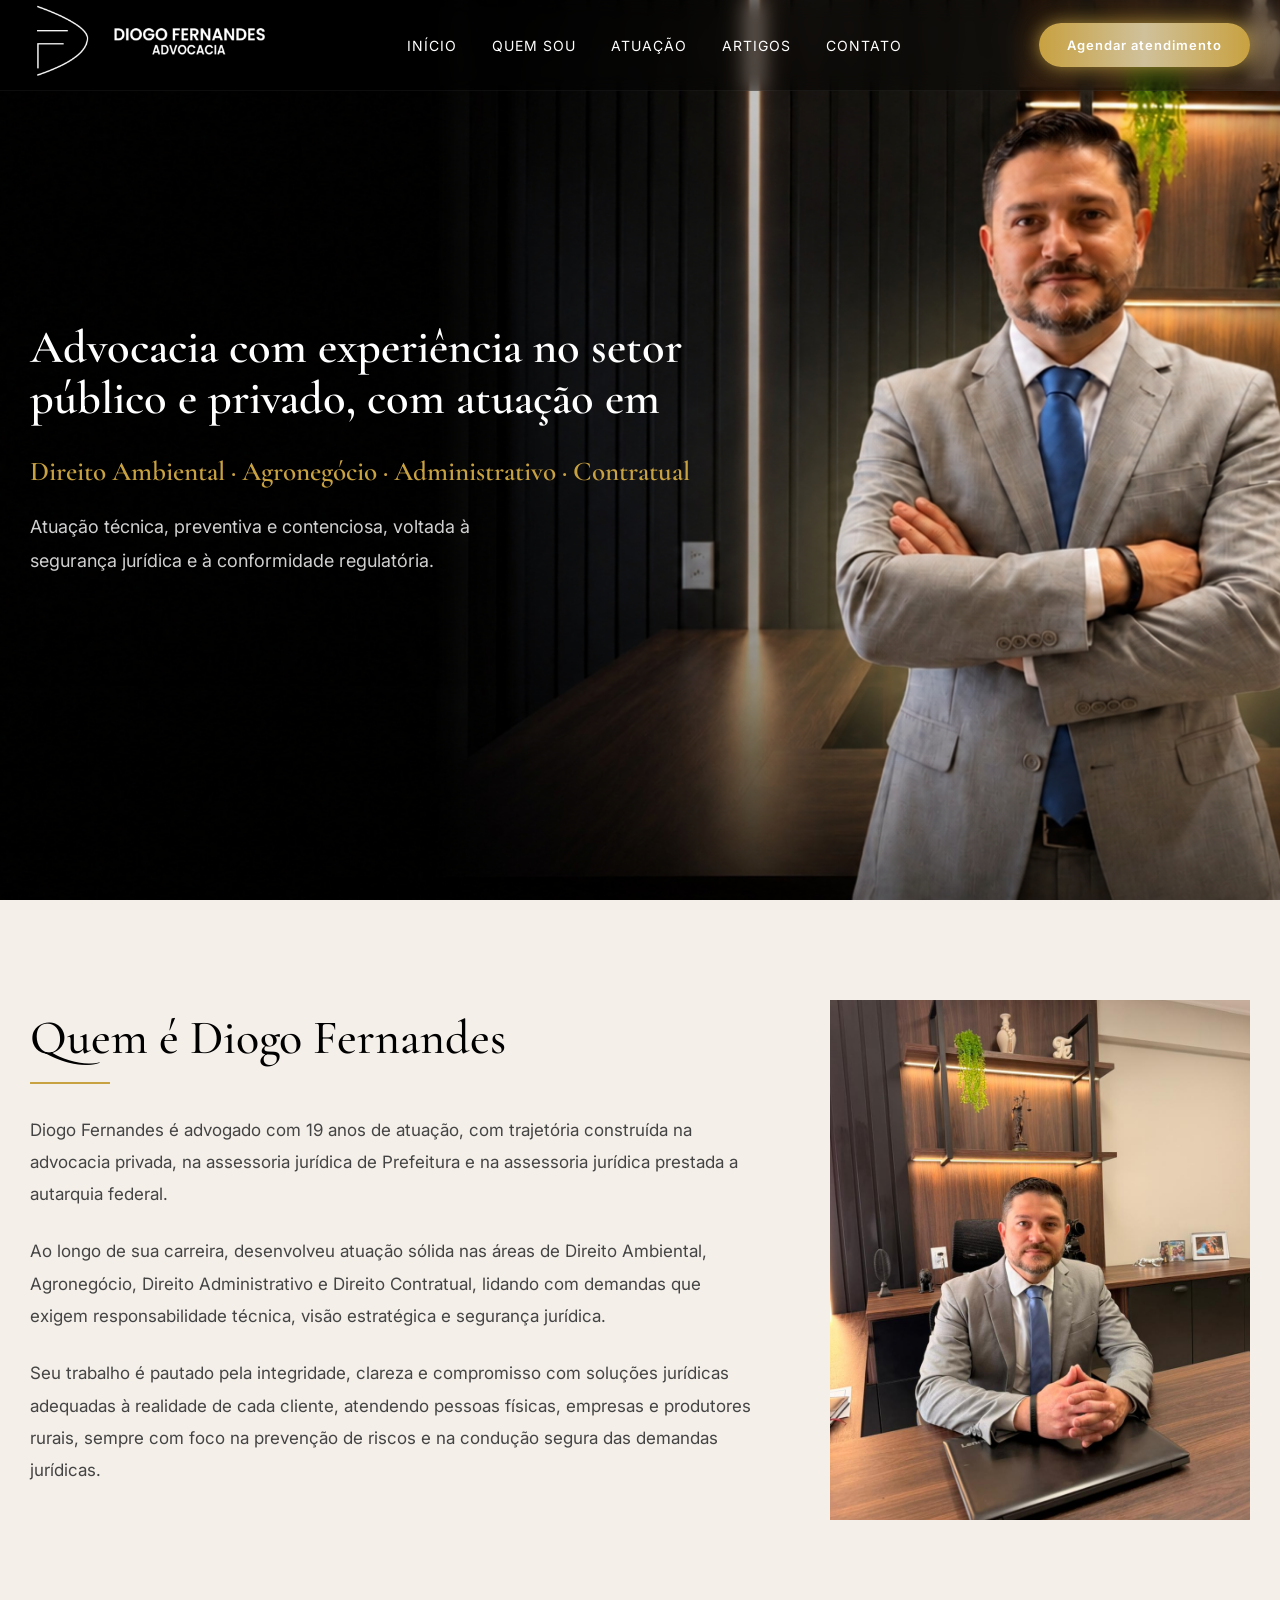
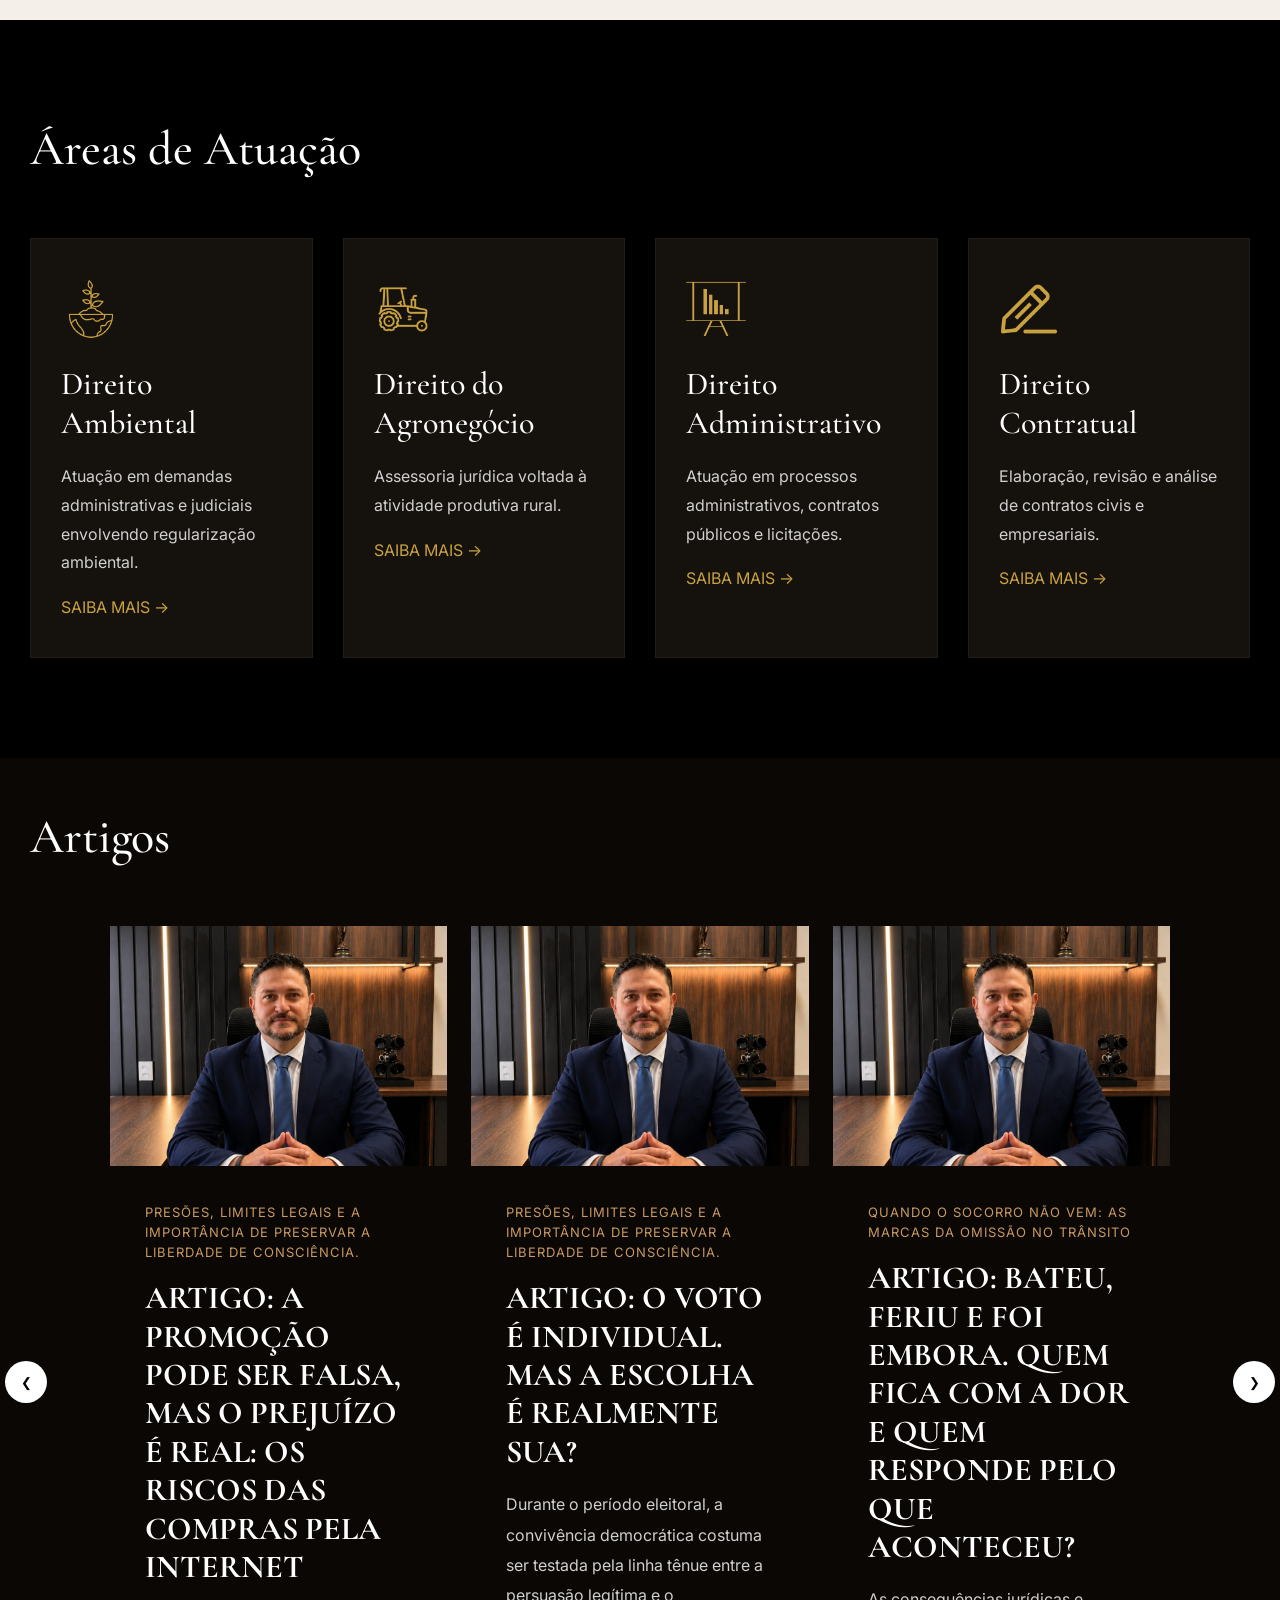
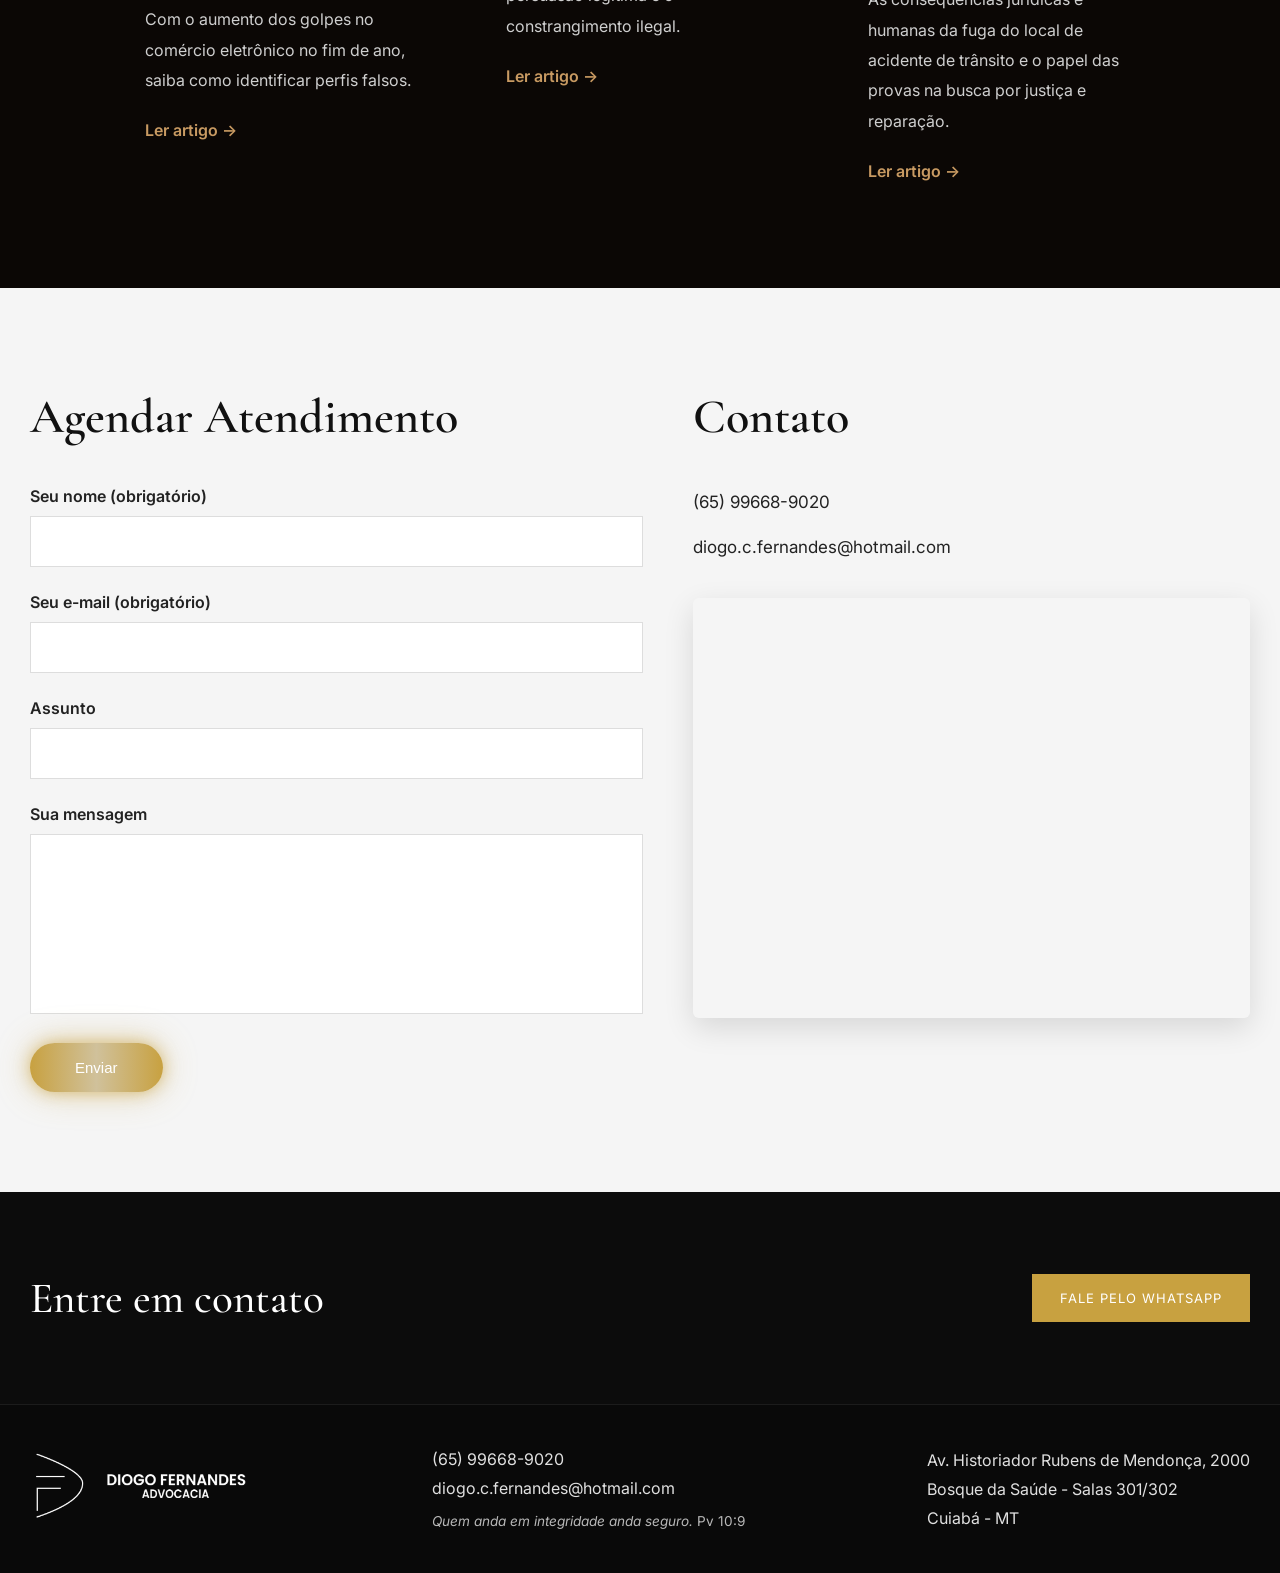
<file: index.html>
<!DOCTYPE html>
<html lang="pt-BR">
<head>
  <meta charset="UTF-8" />
  <meta name="viewport" content="width=device-width, initial-scale=1.0"/>
  <title>Advogado Diogo Fernandes</title>

  <!-- FONTES -->
  <link rel="preconnect" href="https://fonts.googleapis.com">
  <link rel="preconnect" href="https://fonts.gstatic.com" crossorigin>

  <link href="https://fonts.googleapis.com/css2?family=Cormorant+Garamond:wght@400;500;600;700&family=Inter:wght@300;400;500;600&display=swap" rel="stylesheet">
  <!-- CSS -->
  <link rel="stylesheet" href="style.css">

</head>
<body>


  <header>

    <div class="container header-content">

      
      <div class="logo">
        <img src="img/logonv.png" alt="">
      </div>

      <!-- MENU DESKTOP -->
      <nav class="desktop-menu">
        <a href="#hero">INÍCIO</a>
        <a href="#sobre">QUEM SOU</a>
        <a href="#areas">ATUAÇÃO</a>
        <a href="#artigos">ARTIGOS</a>
        <a href="#contato">CONTATO</a>
      </nav>

      <!-- BOTÃO -->
      <a href="https://wa.me/556596689020" class="btn-header">
        Agendar atendimento 
      </a>

      <!-- HAMBURGUER -->
      <div class="menu-toggle" id="menuToggle">

        <span></span>
        <span></span>
        <span></span>

      </div>

    </div>

    <!-- MENU MOBILE -->

    <div class="mobile-menu" id="mobileMenu">
      <a href="#hero">INÍCIO</a>
      <a href="#sobre">QUEM SOU</a>
      <a href="#areas">ATUAÇÃO</a>
      <a href="#artigos">ARTIGOS</a>
      <a href="#contato">CONTATO</a>

      <a href="https://wa.me/556596689020" class="mobile-btn">
        Agendar Atendimento
      </a>

    </div>

  </header>

  <!-- HERO -->

  <section class="hero"  id="hero">

    <div class="hero-overlay"></div>

    <div class="container hero-content">

      <div class="hero-text">

        <h1>
          Advocacia com experiência no setor público e privado,
          com atuação em
        </h1>

        <h6>
          Direito Ambiental · Agronegócio · Administrativo · Contratual
        </h6>

        <p>
          Atuação técnica, preventiva e contenciosa,
          voltada à segurança jurídica e à conformidade regulatória.
        </p>

      </div>

    </div>

  </section>

  <!-- SOBRE -->

  <section class="sobre"  id="sobre">

    <div class="container sobre-content">

      <div class="sobre-text">

        <h2>Quem é Diogo Fernandes</h2>

        <div class="line"></div>

         <p>
          Diogo Fernandes é advogado com 19 anos de atuação, com trajetória construída na advocacia privada, na assessoria jurídica de Prefeitura e na assessoria jurídica prestada a autarquia federal.
        </p>

        <p>
          Ao longo de sua carreira, desenvolveu atuação sólida nas áreas de Direito Ambiental, Agronegócio, Direito Administrativo e Direito Contratual, lidando com demandas que exigem responsabilidade técnica, visão estratégica e segurança jurídica.
        </p>

        <p>
          Seu trabalho é pautado pela integridade, clareza e compromisso com soluções jurídicas adequadas à realidade de cada cliente, atendendo pessoas físicas, empresas e produtores rurais, sempre com foco na prevenção de riscos e na condução segura das demandas jurídicas.
        </p>

      </div>

      <div class="sobre-img">
        <img src="img/foto.jpg">
      </div>

    </div>

  </section>

<!-- ÁREAS -->

  <section class="areas"  id="areas">

    <div class="container">

      <h2 class="section-title">
        Áreas de Atuação
      </h2>

      <div class="cards">

        <div class="card">

          <div class="icon">
             <img src="img/icon-icons (3).png" alt="">
             </div>

          <h3>Direito Ambiental</h3>

          <p>
            Atuação em demandas administrativas
            e judiciais envolvendo regularização ambiental.
          </p>

          <a href="direitoambiental.html">SAIBA MAIS →</a>

        </div>

        <div class="card">

                   <div class="icon">
 <img src="img/icon-icons (2).png" alt="">

             </div>

          <h3>Direito do Agronegócio</h3>

          <p>
            Assessoria jurídica voltada
            à atividade produtiva rural.
          </p>

          <a href="direitodoagronegócio.html">SAIBA MAIS →</a>

        </div>

        <div class="card">

          <div class="icon">   
 <img src="img/icon-icons (4).png" alt="">
             </div>

          <h3>Direito Administrativo</h3>

          <p>
            Atuação em processos administrativos,
            contratos públicos e licitações.
          </p>

          <a href="direitoadministrativo.html">SAIBA MAIS →</a>

        </div>

        <div class="card">

          <div class="icon">
 <img src="img/icon-icons (5).png" alt="">

             </div>

          <h3>Direito Contratual</h3>

          <p>
            Elaboração, revisão e análise
            de contratos civis e empresariais.
          </p>

         <a href="direitocontratual.html">SAIBA MAIS →</a>

        </div>

      </div>

    </div>

  </section>
  
  
 <!-- ARTIGOS -->
<section class="artigos" id="artigos">

  <div class="container">

    <h2 class="section-title">
      Artigos
    </h2>

    <div class="artigos-wrapper">
   <button class="artigo-prev">❮</button>
  <div class="cards-artigos">
    <!-- CARD 13 -->

      <div class="artigo-card">

        <div class="artigo-img">
          <img src="img/artigo5515.jpeg" alt="">
        </div>

        <div class="artigo-content">

          <span>Presões, limites legais e a importância de preservar a liberdade de consciência.</span>

          <h3>
            ARTIGO: A PROMOÇÃO PODE SER FALSA, MAS O PREJUÍZO É REAL: OS RISCOS DAS COMPRAS PELA INTERNET
          </h3>

          <p>
           Com o aumento dos golpes no comércio eletrônico no fim de ano, saiba como identificar perfis falsos.
          </p>

          <a href="https://mturgentenews.com.br/a-promocao-pode-ser-falsa-mas-o-prejuizo-e-real-os-riscos-das-compras-pela-internet/">
            Ler artigo →
          </a>

        </div>

      </div>
    <!-- CARD 12 -->

      <div class="artigo-card">

        <div class="artigo-img">
          <img src="img/artigo5515.jpeg" alt="">
        </div>

        <div class="artigo-content">

          <span>Presões, limites legais e a importância de preservar a liberdade de consciência.</span>

          <h3>
            ARTIGO: O VOTO É INDIVIDUAL. MAS A ESCOLHA É REALMENTE SUA?
          </h3>

          <p>
           Durante o período eleitoral, a convivência democrática costuma ser testada pela linha tênue entre a persuasão legítima e o constrangimento ilegal.
          </p>

          <a href="https://mturgentenews.com.br/o-voto-e-individual-mas-a-escolha-e-realmente-sua/">
            Ler artigo →
          </a>

        </div>

      </div>
    <!-- CARD 11 -->

      <div class="artigo-card">

        <div class="artigo-img">
          <img src="img/artigo5515.jpeg" alt="">
        </div>

        <div class="artigo-content">

          <span>Quando o socorro não vem: as marcas da omissão no trânsito</span>

          <h3>
            ARTIGO: BATEU, FERIU E FOI EMBORA. QUEM FICA COM A DOR E QUEM RESPONDE PELO QUE ACONTECEU?
          </h3>

          <p>
           As consequências jurídicas e humanas da fuga do local de acidente de trânsito e o papel das provas na busca por justiça e reparação.
          </p>

          <a href="https://mturgentenews.com.br/a-minha-casa-e-meu-espaco-mas-ate-onde-vai-o-meu-direito/">
            Ler artigo →
          </a>

        </div>

      </div>
     <!-- CARD 10 -->

      <div class="artigo-card">

        <div class="artigo-img">
          <img src="img/artigo54.jpeg" alt="">
        </div>

        <div class="artigo-content">

          <span>Uso Não Autorizado de Imagem: Conheça Seus Direitos e os Limites da Lei</span>

          <h3>
            ARTIGO: TIRARAM UMA FOTO MINHA. PODEM PUBLICAR SEM MINHA AUTORIZAÇÃO?
          </h3>

          <p>
          Saiba em quais situações a publicação da sua foto fere a legislação, como agir diante de uma exposição indevida e a importância da prevenção nas redes sociais.
          </p>

          <a href="https://mturgentenews.com.br/a-minha-casa-e-meu-espaco-mas-ate-onde-vai-o-meu-direito/">
            Ler artigo →
          </a>

        </div>

      </div>
     <!-- CARD 9 -->

      <div class="artigo-card">

        <div class="artigo-img">
          <img src="img/artigo812.jpeg" alt="">
        </div>

        <div class="artigo-content">

          <span>A Minha Casa é Meu Espaço: Até Onde Vai o Meu Direito??</span>

          <h3>
            ARTIGO: A MINHA CASA É MEU ESPAÇO. MAS ATÉ ONDE VAI O MEU DIREITO?
          </h3>

          <p>
          A liberdade de usar a própria propriedade encontra limites no respeito ao sossego, à saúde e aos direitos de quem vive ao lado.
          </p>

          <a href="https://mturgentenews.com.br/a-minha-casa-e-meu-espaco-mas-ate-onde-vai-o-meu-direito/">
            Ler artigo →
          </a>

        </div>

      </div>
    <!-- CARD 8 -->

      <div class="artigo-card">

        <div class="artigo-img">
          <img src="img/fotoartigo90.jpg" alt="">
        </div>

        <div class="artigo-content">

          <span>Assinei um contrato por impulso e deu problema. E agora?</span>

          <h3>
            ARTIGO: ASSINEI UM CONTRATO SEM LER. AINDA TENHO DIREITOS?
          </h3>

          <p>
           A pressa e a tecnologia facilitam a assinatura de documentos no dia a dia, mas o que fazer quando surge uma cláusula abusiva ou uma cobrança inesperada? Descubra por que a sua assinatura não anula a proteção da lei.
          </p>

          <a href="https://mturgentenews.com.br/assinei-um-contrato-sem-ler-ainda-tenho-direitos/">
            Ler artigo →
          </a>

        </div>

      </div>
     <!-- CARD 7 -->

      <div class="artigo-card">

        <div class="artigo-img">
          <img src="img/artigo99.jpeg" alt="">
        </div>

        <div class="artigo-content">

          <span>Quando a Escola Ignora o Bullying e Pune a Vítima</span>

          <h3>
            ARTIGO: QUANDO A ESCOLA IGNORA O BULLYING E PUNE A VÍTIMA
          </h3>

          <p>
            A omissão institucional diante de humilhações sistemáticas, a inversão de culpa e o papel do Direito na proteção do ambiente escolar.
          </p>

          <a href="https://mturgentenews.com.br/a-inercia-que-fere-quando-a-escola-ignora-o-bullying-e-pune-a-vitima/">
            Ler artigo →
          </a>

        </div>

      </div>
 <!-- CARD 6 -->

      <div class="artigo-card">

        <div class="artigo-img">
          <img src="img/Frame 14.jpg" alt="">
        </div>

        <div class="artigo-content">

          <span>A Bola Para, a Divisão Volta</span>

          <h3>
            ARTIGO: NA COPA, SOMOS UM SÓ. FORA DELA, POR QUE NOS DIVIDIMOS TANTO?
          </h3>

          <p>
            Se somos capazes de nos unir por 90 minutos sob a mesma camisa, por que perdemos a empatia e a paciência assim que o juiz apita o fim do jogo?
          </p>

          <a href="https://mturgentenews.com.br/na-copa-somos-um-so-fora-dela-por-que-nos-dividimos-tanto/">
            Ler artigo →
          </a>

        </div>

      </div>
    <!-- CARD 5 -->

      <div class="artigo-card">

        <div class="artigo-img">
          <img src="img/arquivo55.jpg" alt="">
        </div>

        <div class="artigo-content">

          <span>O Descompasso Entre o Tempo Humano e a Velocidade do Mundo</span>

          <h3>
            ARTIGO: O PASSADO NOS ENSINOU A ESPERAR. O PRESENTE NOS COBRA CORRER
          </h3>

          <p>
            Como a obsessão pela rapidez adoece a sociedade, afasta o Direito dos cidadãos e escancara a urgência de resgatarmos a nossa humanidade.
          </p>

          <a href="https://mturgentenews.com.br/o-passado-nos-ensinou-a-esperar-o-presente-nos-cobra-correr/">
            Ler artigo →
          </a>

        </div>

      </div>
      <!-- CARD 4 -->

      <div class="artigo-card">

        <div class="artigo-img">
          <img src="img/artigo4.jpg" alt="">
        </div>

        <div class="artigo-content">

          <span>O Peso Invisível da Urgência</span>

          <h3>
            ARTIGO: A ANSIEDADE VIROU REGRA E NINGUÉM PERCEBEU
          </h3>

          <p>
            Como o ritmo acelerado das instituições e a burocracia transformaram a ansiedade de problema individual em sintoma coletivo.
          </p>

          <a href="https://mturgentenews.com.br/a-ansiedade-virou-regra-e-ninguem-percebeu/">
            Ler artigo →
          </a>

        </div>

      </div>
      <!-- CARD 3 -->

      <div class="artigo-card">

        <div class="artigo-img">
          <img src="img/artigo3.jpg" alt="">
        </div>

        <div class="artigo-content">

          <span>A Inversão da Culpa no PIX</span>

          <h3>
           ARTIGO:PIX E GOLPES DIGITAIS: POR QUE O PREJUÍZO QUASE SEMPRE CAI NO COLO DO CIDADÃO?
          </h3>

          <p>
            Quando o banco falha em detectar movimentações atípicas, a responsabilidade não pode ser empurrada automaticamente para a vítima. Golpe não é sinônimo de culpa.
          </p>

          <a href="https://mturgentenews.com.br/pix-e-golpes-digitais-por-que-o-prejuizo-quase-sempre-cai-no-colo-do-cidadao/">
            Ler artigo →
          </a>

        </div>

      </div>
      
      <!-- CARD 2 -->

      <div class="artigo-card">

        <div class="artigo-img">
          <img src="img/artigo2.jpg" alt="">
        </div>

        <div class="artigo-content">

          <span>Quando a Norma Afasta a Justiça</span>

          <h3>
            ARTIGO: QUANDO A LEI VIRA OBSTÁCULO, NÃO PROTEÇÃO
          </h3>

          <p>
            Mais do que a falta de regras, o uso da lei como escudo para a omissão transforma processos em barreiras e gera frustração no cidadão.
          </p>

          <a href="https://mturgentenews.com.br/quando-a-lei-vira-obstaculo-nao-protecao/">
            Ler artigo →
          </a>

        </div>

      </div>


      <!-- CARD 1 -->

      <div class="artigo-card">

        <div class="artigo-img">
          <img src="img/artigo1.jpg" alt="">
        </div>

        <div class="artigo-content">

          <span>O Equilíbrio entre a Lei e a Crença</span>

          <h3>
            ARTIGO: O ESTADO É LAICO, MAS O CIDADÃO TEM FÉ
          </h3>

          <p>
            Compreender a verdadeira laicidade é o caminho para proteger a liberdade religiosa sem transformar a neutralidade em intolerância.
          </p>

          <a href="https://mturgentenews.com.br/artigo-o-estado-e-laico-mas-o-cidadao-tem-fe/">
            Ler artigo →
          </a>

        </div>

      </div>
      
  </div>

  <button class="artigo-next">❯</button>

</div>

    </div>

  </div>

</section>

  <!-- CONTATO / FORMULÁRIO -->
<!-- CONTATO / FORMULÁRIO -->

<section class="contact-section" id="contato">

  <div class="container contact-content">

    <!-- FORMULÁRIO -->

    <div class="contact-form">

      <h2>Agendar Atendimento </h2>

      <form id="whatsapp-form">

        <!-- Nome -->

        <div class="input-group">

          <label>Seu nome (obrigatório)</label>

          <input
            type="text"
            id="nome"
            required>

        </div>

        <!-- Email -->

        <div class="input-group">

          <label>Seu e-mail (obrigatório)</label>

          <input
            type="email"
            id="email"
            required>

        </div>

        <!-- Assunto -->

        <div class="input-group">

          <label>Assunto</label>

          <input
            type="text"
            id="assunto">

        </div>

        <!-- Mensagem -->

        <div class="input-group">

          <label>Sua mensagem</label>

          <textarea
            id="mensagem"
            required></textarea>

        </div>

        <!-- BOTÃO -->

        <button type="submit">

          Enviar

        </button>

      </form>

    </div>

    <!-- INFO + MAPA -->

    <div class="contact-info">

      <h2>Contato</h2>

      <div class="contact-details">

        <p>(65) 99668-9020</p>

        <p>diogo.c.fernandes@hotmail.com</p>

      </div>

      <!-- MAPA -->

      <div class="map-container">

        <iframe
          src="https://www.google.com/maps?q=Av.%20Historiador%20Rubens%20de%20Mendonça,%202000%20-%20Bosque%20da%20Saude,%20Cuiabá%20-%20MT,%2078048-425&output=embed"
          allowfullscreen=""
          loading="lazy"
          referrerpolicy="no-referrer-when-downgrade">
        </iframe>

      </div>

    </div>

  </div>

</section>

  <!-- CONTATO -->

  <section class="contato">

    <div class="container contato-content">

      <h2>
        Entre em contato
      </h2>

      <a href="https://wa.me/556596689020" class="btn">
        FALE PELO WHATSAPP
      </a>

    </div>

  </section>


<!-- FOOTER -->
<footer>
  <div class="container footer-content">

    <div class="footer-logo">
      <img src="img/logonv.png" alt="Diogo Fernandes Advocacia">
    </div>

   <div class="footer-info">
  <p>(65) 99668-9020</p>
  <p>diogo.c.fernandes@hotmail.com</p>
  <p class="footer-versiculo"><em>Quem anda em integridade anda seguro.  </em>Pv 10:9</p>
</div>

    <div class="footer-info">
 <p>Av. Historiador Rubens de Mendonça, 2000</p>
  <p>Bosque da Saúde - Salas 301/302</p>
  <p>Cuiabá - MT</p>
</div>

  </div>
</footer>


  <!-- JS -->
  <script src="script.js"></script>

</body>
</html>
</file>
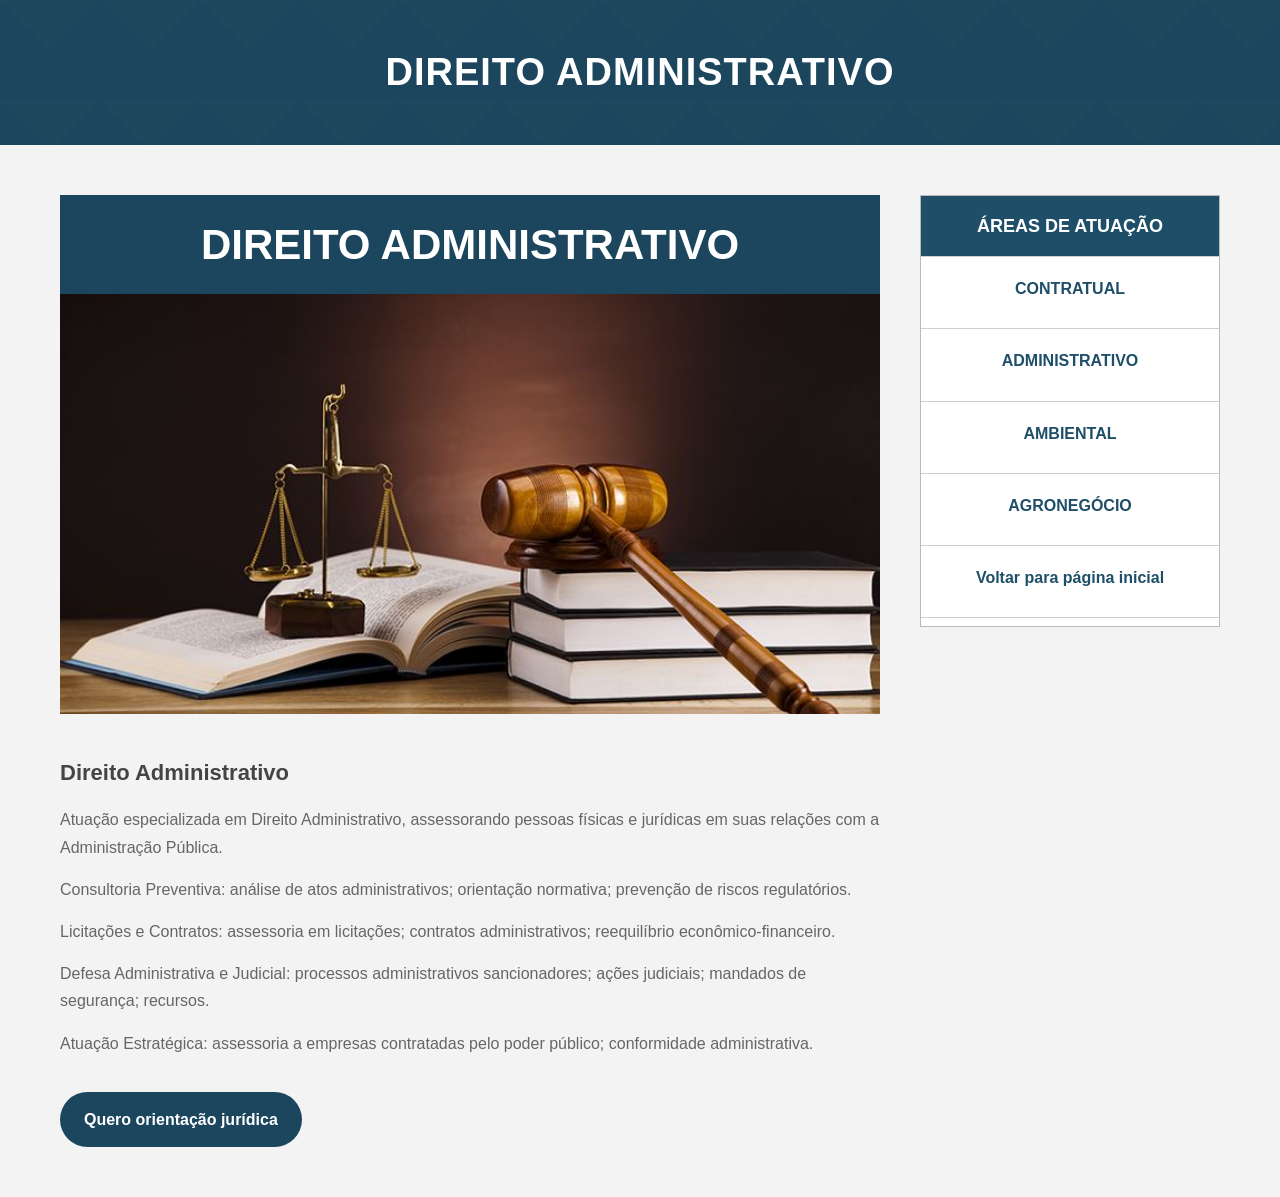
<file: direitoadministrativo.html>
<!DOCTYPE html>
<html lang="pt-BR">
<head>
<meta charset="UTF-8" />
<meta name="viewport" content="width=device-width, initial-scale=1.0" />
<title>Direito Administrativo</title>

<style>
    *{
        margin:0;
        padding:0;
        box-sizing:border-box;
        font-family: Arial, Helvetica, sans-serif;
    }

    body{
        background:#f3f3f3;
        color:#666;
        line-height:1.7;
    }

    /* TOPO */
    .topo{
        width:100%;
        background:rgb(28, 70, 93);
        padding:40px 20px;
        text-align:center;
        color:white;
        position:relative;
        overflow:hidden;
    }

    .topo::before{
        content:'';
        position:absolute;
        inset:0;
        background:
        linear-gradient(135deg, rgba(255,255,255,0.04) 25%, transparent 25%) -50px 0/100px 100px,
        linear-gradient(225deg, rgba(255,255,255,0.04) 25%, transparent 25%) -50px 0/100px 100px;
        opacity:.4;
    }

    .topo h1{
        position:relative;
        z-index:2;
        font-size:38px;
        letter-spacing:1px;
    }

    /* CONTAINER */
    .container{
        width:100%;
        max-width:1200px;
        margin:auto;
        padding:50px 20px;
        display:flex;
        gap:40px;
        align-items:flex-start;
    }

    /* CONTEUDO */
    .conteudo{
        flex:1;
    }

    .titulo-imagem{
        background:rgb(28, 70, 93);
        color:white;
        text-align:center;
        padding:14px;
        font-size:42px;
        font-weight:bold;
    }

    .imagem{
        width:100%;
        height:420px;
        background:#d9d9d9;
        display:flex;
        align-items:center;
        justify-content:center;
        color:#888;
        font-size:22px;
    }

    .imagem img{
        width:100%;
        height:100%;
        object-fit:cover;
        display:block;
    }

    h2{
        margin-top:40px;
        margin-bottom:15px;
        font-size:22px;
        color:#444;
    }

    h3{
        margin-top:25px;
        margin-bottom:10px;
        color:#444;
        font-size:18px;
    }

    p{
        margin-bottom:15px;
    }

    ul{
        padding-left:20px;
        margin-bottom:20px;
    }

    li{
        margin-bottom:8px;
    }

    /* BOTAO */
    .btn-whatsapp{
        display:inline-flex;
        align-items:center;
        gap:10px;
        background:rgb(28, 70, 93);
        color:white;
        text-decoration:none;
        padding:14px 24px;
        border-radius:40px;
        margin-top:20px;
        font-weight:bold;
        transition:.3s;
    }

    .btn-whatsapp:hover{
        transform:translateY(-2px);
        background:rgb(28, 70, 93);
    }

    /* SIDEBAR */
    .sidebar{
        width:300px;
    }

    .box{
        border:1px solid #b9b9b9;
        background:white;
    }

    .box-titulo{
        background:#1f4f68;
        color:white;
        text-align:center;
        padding:15px;
        font-weight:bold;
        font-size:18px;
    }

    .menu{
        list-style:none;
        padding:0;
        margin:0;
    }

    .menu li{
        border-top:1px solid #cfcfcf;
    }

    .menu a{
        display:block;
        padding:18px;
        text-align:center;
        text-decoration:none;
        color:#1f4f68;
        font-weight:bold;
        transition:.3s;
    }

    .menu a:hover{
        background:#f0f0f0;
    }

    /* RESPONSIVO */
    @media(max-width:900px){

        .container{
            flex-direction:column;
        }

        .sidebar{
            width:100%;
        }

        .titulo-imagem{
            font-size:28px;
        }

        .topo h1{
            font-size:28px;
        }

        .imagem{
            height:280px;
        }
    }

    @media(max-width:600px){

        .container{
            padding:30px 15px;
        }

        .titulo-imagem{
            font-size:22px;
            padding:12px;
        }

        .topo{
            padding:30px 15px;
        }

        .topo h1{
            font-size:22px;
        }

        .imagem{
            height:220px;
        }

        h2{
            font-size:20px;
        }

        h3{
            font-size:17px;
        }

        body{
            font-size:15px;
        }

        .btn-whatsapp{
            width:100%;
            justify-content:center;
            text-align:center;
        }
    }
</style>
</head>

<body>

<!-- TOPO -->
<header class="topo">
    <h1>DIREITO ADMINISTRATIVO</h1>
</header>

<!-- CONTAINER -->
<div class="container">

    <!-- CONTEUDO -->
    <main class="conteudo">

        <div class="titulo-imagem">
            DIREITO ADMINISTRATIVO
        </div>

        <div class="imagem">
                 <img src="img/direito adm.jpg" alt=""> 
        </div>

        <h2>Direito Administrativo</h2>

        <p>
            Atuação especializada em Direito Administrativo, assessorando pessoas físicas e jurídicas em suas relações com a Administração Pública.        </p>
        <p>
            Consultoria Preventiva: análise de atos administrativos; orientação normativa; prevenção de riscos regulatórios.        </p>
        <p>
            Licitações e Contratos: assessoria em licitações; contratos administrativos; reequilíbrio econômico-financeiro.        </p>
        <p>
            Defesa Administrativa e Judicial: processos administrativos sancionadores; ações judiciais; mandados de segurança; recursos.        </p>
        <p>
            Atuação Estratégica: assessoria a empresas contratadas pelo poder público; conformidade administrativa.       </p>

        <a href="https://wa.me/556596689020" class="btn-whatsapp">
            Quero orientação jurídica
        </a>

    </main>

<!-- SIDEBAR -->
    <aside class="sidebar">

        <div class="box">

            <div class="box-titulo">
                ÁREAS DE ATUAÇÃO
            </div>

            <ul class="menu">
                <li><a href="direitocontratual.html">CONTRATUAL</a></li>
                <li><a href="direitoadministrativo.html">ADMINISTRATIVO</a></li>
                <li><a href="direitoambiental.html">AMBIENTAL</a></li>
                <li><a href="direitodoagronegócio.html">AGRONEGÓCIO</a></li>
             <li><a href="index.html">Voltar para página inicial</a><li>
            </ul>

        </div>

    </aside>

</div>

<script>

    // SCROLL SUAVE
    document.querySelectorAll('a[href^="#"]').forEach(link => {
        link.addEventListener('click', function(e) {
            e.preventDefault();

            const destino = document.querySelector(this.getAttribute('href'));

            if(destino){
                destino.scrollIntoView({
                    behavior:'smooth'
                });
            }
        });
    });

</script>

</body>
</html>
</file>
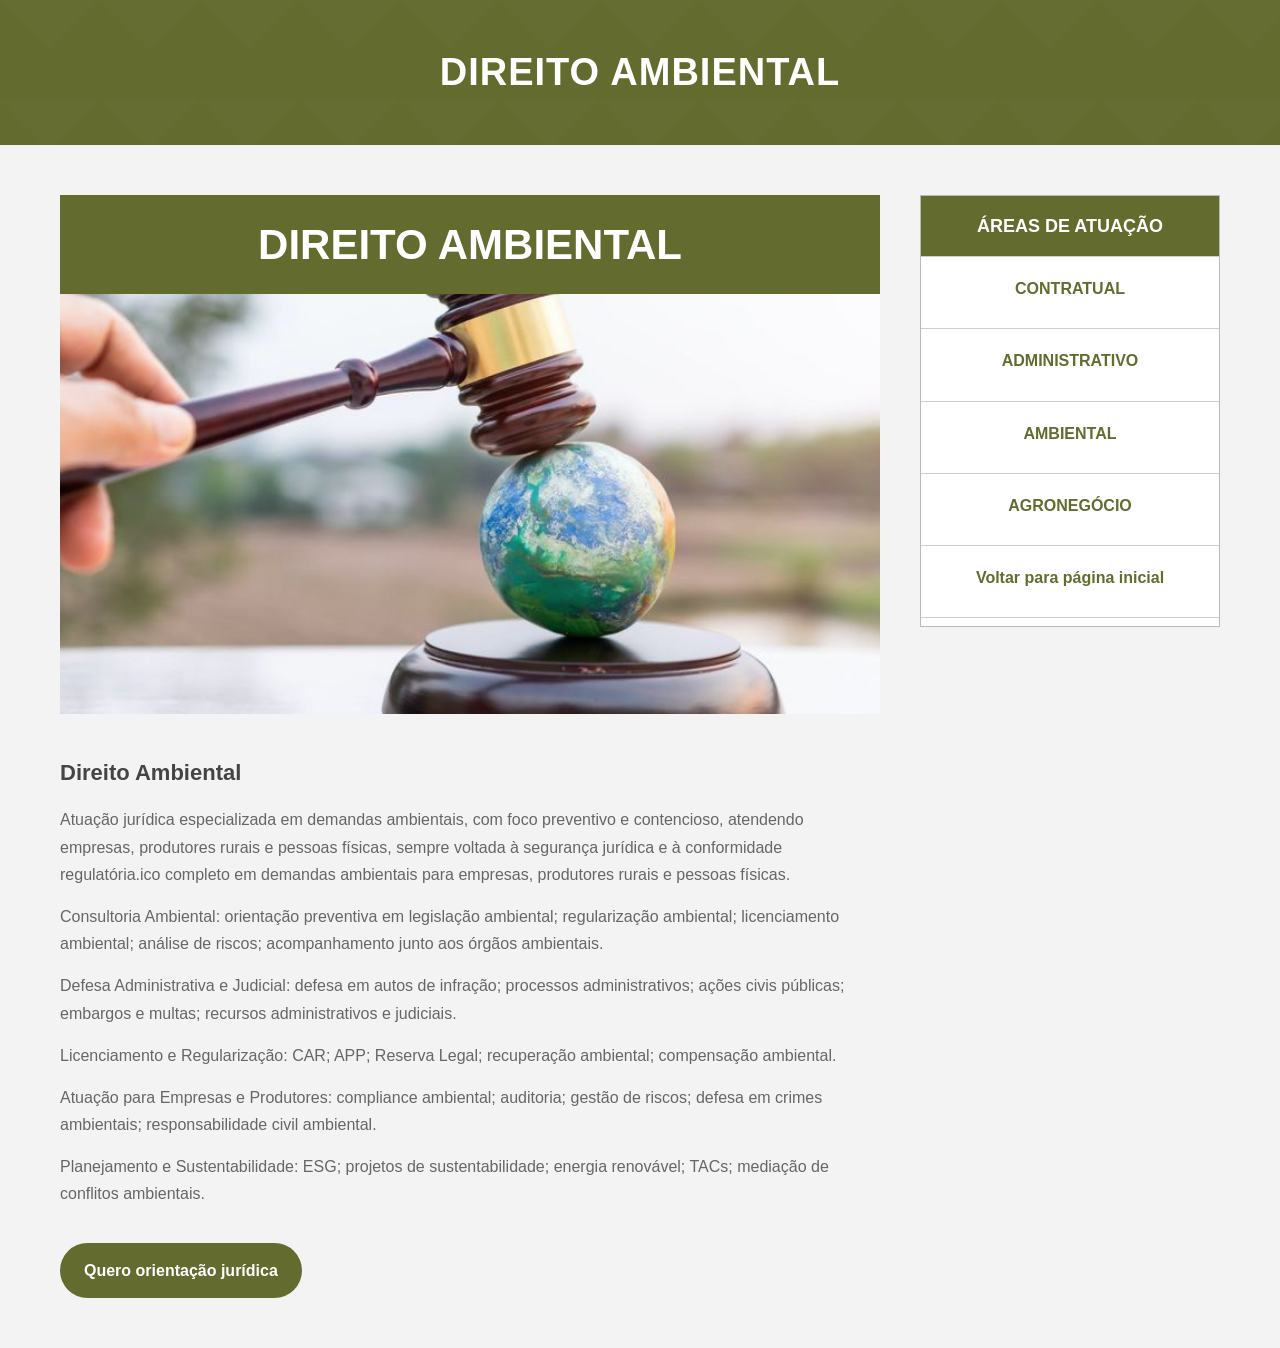
<file: direitoambiental.html>
<!DOCTYPE html>
<html lang="pt-BR">
<head>
<meta charset="UTF-8" />
<meta name="viewport" content="width=device-width, initial-scale=1.0" />
<title>Direito Ambiental</title>

<style>
    *{
        margin:0;
        padding:0;
        box-sizing:border-box;
        font-family: Arial, Helvetica, sans-serif;
    }

    body{
        background:#f3f3f3;
        color:#666;
        line-height:1.7;
    }

    /* TOPO */
    .topo{
        width:100%;
        background:#636b2f;
        padding:40px 20px;
        text-align:center;
        color:white;
        position:relative;
        overflow:hidden;
    }

    .topo::before{
        content:'';
        position:absolute;
        inset:0;
        background:
        linear-gradient(135deg, rgba(255,255,255,0.04) 25%, transparent 25%) -50px 0/100px 100px,
        linear-gradient(225deg, rgba(255,255,255,0.04) 25%, transparent 25%) -50px 0/100px 100px;
        opacity:.4;
    }

    .topo h1{
        position:relative;
        z-index:2;
        font-size:38px;
        letter-spacing:1px;
    }

    /* CONTAINER */
    .container{
        width:100%;
        max-width:1200px;
        margin:auto;
        padding:50px 20px;
        display:flex;
        gap:40px;
        align-items:flex-start;
    }

    /* CONTEUDO */
    .conteudo{
        flex:1;
    }

    .titulo-imagem{
        background:#636b2f;
        color:white;
        text-align:center;
        padding:14px;
        font-size:42px;
        font-weight:bold;
    }

    .imagem{
        width:100%;
        height:420px;
        background:#d9d9d9;
        display:flex;
        align-items:center;
        justify-content:center;
        color:#888;
        font-size:22px;
    }

    .imagem img{
        width:100%;
        height:100%;
        object-fit:cover;
        display:block;
    }

    h2{
        margin-top:40px;
        margin-bottom:15px;
        font-size:22px;
        color:#444;
    }

    h3{
        margin-top:25px;
        margin-bottom:10px;
        color:#444;
        font-size:18px;
    }

    p{
        margin-bottom:15px;
    }

    ul{
        padding-left:20px;
        margin-bottom:20px;
    }

    li{
        margin-bottom:8px;
    }

    /* BOTAO */
    .btn-whatsapp{
        display:inline-flex;
        align-items:center;
        gap:10px;
        background:#636b2f;
        color:white;
        text-decoration:none;
        padding:14px 24px;
        border-radius:40px;
        margin-top:20px;
        font-weight:bold;
        transition:.3s;
    }

    .btn-whatsapp:hover{
        transform:translateY(-2px);
        background:#636b2f;
    }

    /* SIDEBAR */
    .sidebar{
        width:300px;
    }

    .box{
        border:1px solid #b9b9b9;
        background:white;
    }

    .box-titulo{
        background:#636b2f;
        color:white;
        text-align:center;
        padding:15px;
        font-weight:bold;
        font-size:18px;
    }

    .menu{
        list-style:none;
        padding:0;
        margin:0;
    }

    .menu li{
        border-top:1px solid #cfcfcf;
    }

    .menu a{
        display:block;
        padding:18px;
        text-align:center;
        text-decoration:none;
        color:#636b2f;
        font-weight:bold;
        transition:.3s;
    }

    .menu a:hover{
        background:#f0f0f0;
    }

    /* RESPONSIVO */
    @media(max-width:900px){

        .container{
            flex-direction:column;
        }

        .sidebar{
            width:100%;
        }

        .titulo-imagem{
            font-size:28px;
        }

        .topo h1{
            font-size:28px;
        }

        .imagem{
            height:280px;
        }
    }

    @media(max-width:600px){

        .container{
            padding:30px 15px;
        }

        .titulo-imagem{
            font-size:22px;
            padding:12px;
        }

        .topo{
            padding:30px 15px;
        }

        .topo h1{
            font-size:22px;
        }

        .imagem{
            height:220px;
        }

        h2{
            font-size:20px;
        }

        h3{
            font-size:17px;
        }

        body{
            font-size:15px;
        }

        .btn-whatsapp{
            width:100%;
            justify-content:center;
            text-align:center;
        }
    }
</style>
</head>

<body>

<!-- TOPO -->
<header class="topo">
    <h1>DIREITO AMBIENTAL</h1>
</header>

<!-- CONTAINER -->
<div class="container">

    <!-- CONTEUDO -->
    <main class="conteudo">

        <div class="titulo-imagem">
            DIREITO AMBIENTAL
        </div>

        <div class="imagem">
        
        <img src="img/direito ambietal.jpg" alt=""> 
        </div>

        <h2>Direito Ambiental</h2>

        <p>
            Atuação jurídica especializada em demandas ambientais, com foco preventivo e contencioso, atendendo empresas, produtores rurais e pessoas físicas, sempre voltada à segurança jurídica e à conformidade regulatória.ico completo em demandas ambientais para empresas, produtores rurais e pessoas físicas.
        </p>
        <p>
            Consultoria Ambiental: orientação preventiva em legislação ambiental; regularização ambiental; licenciamento ambiental; análise de riscos; acompanhamento junto aos órgãos ambientais.
        </p>
        <p>
            Defesa Administrativa e Judicial: defesa em autos de infração; processos administrativos; ações civis públicas; embargos e multas; recursos administrativos e judiciais.
        </p>
        <p>
            Licenciamento e Regularização: CAR; APP; Reserva Legal; recuperação ambiental; compensação ambiental.
        </p>
        <p>
            Atuação para Empresas e Produtores: compliance ambiental; auditoria; gestão de riscos; defesa em crimes ambientais; responsabilidade civil ambiental.
        </p>
        <p>
            Planejamento e Sustentabilidade: ESG; projetos de sustentabilidade; energia renovável; TACs; mediação de conflitos ambientais.
        </p>

        
        <a href="https://wa.me/556596689020" class="btn-whatsapp">
             Quero orientação jurídica
        </a>

    </main>

   <!-- SIDEBAR -->
    <aside class="sidebar">

        <div class="box">

            <div class="box-titulo">
                ÁREAS DE ATUAÇÃO
            </div>

             <ul class="menu">
                <li><a href="direitocontratual.html">CONTRATUAL</a></li>
                <li><a href="direitoadministrativo.html">ADMINISTRATIVO</a></li>
                <li><a href="direitoambiental.html">AMBIENTAL</a></li>
                <li><a href="direitodoagronegócio.html">AGRONEGÓCIO</a></li>
                <li><a href="index.html">Voltar para página inicial</a><li></li>
            </ul>

        </div>

    </aside>

</div>

<script>

    // SCROLL SUAVE
    document.querySelectorAll('a[href^="#"]').forEach(link => {
        link.addEventListener('click', function(e) {
            e.preventDefault();

            const destino = document.querySelector(this.getAttribute('href'));

            if(destino){
                destino.scrollIntoView({
                    behavior:'smooth'
                });
            }
        });
    });

</script>

</body>
</html>
</file>
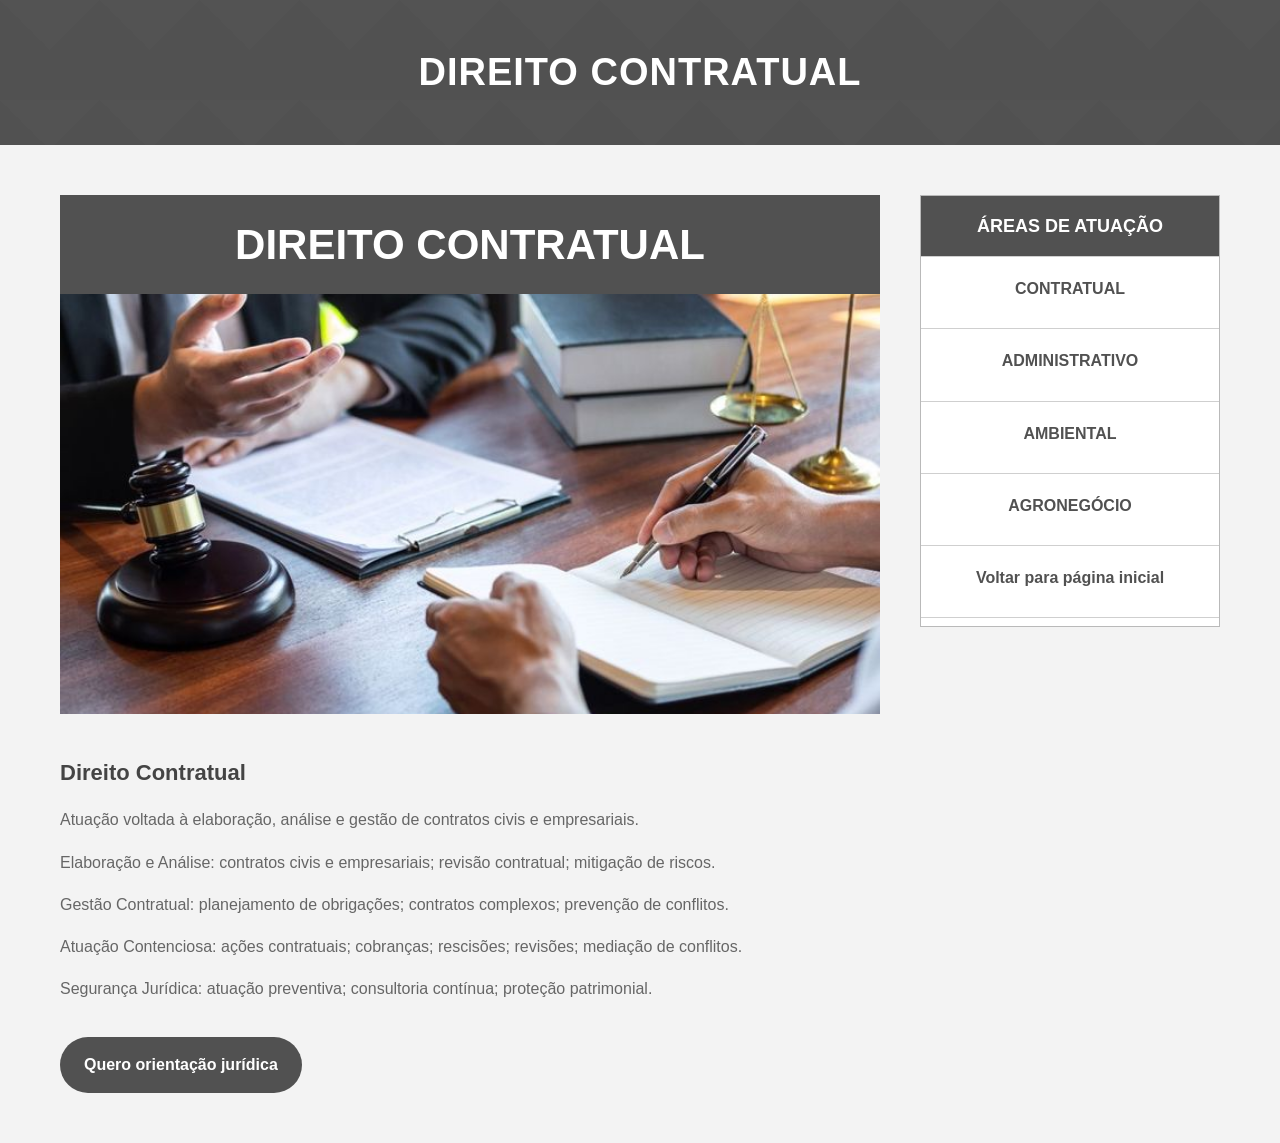
<file: direitocontratual.html>
<!DOCTYPE html>
<html lang="pt-BR">
<head>
<meta charset="UTF-8" />
<meta name="viewport" content="width=device-width, initial-scale=1.0" />
<title>Direito Contratual</title>

<style>
    *{
        margin:0;
        padding:0;
        box-sizing:border-box;
        font-family: Arial, Helvetica, sans-serif;
    }

    body{
        background:#f3f3f3;
        color:#666;
        line-height:1.7;
    }

    /* TOPO */
    .topo{
        width:100%;
        background:#515151;
        padding:40px 20px;
        text-align:center;
        color:white;
        position:relative;
        overflow:hidden;
    }

    .topo::before{
        content:'';
        position:absolute;
        inset:0;
        background:
        linear-gradient(135deg, rgba(255,255,255,0.04) 25%, transparent 25%) -50px 0/100px 100px,
        linear-gradient(225deg, rgba(255,255,255,0.04) 25%, transparent 25%) -50px 0/100px 100px;
        opacity:.4;
    }

    .topo h1{
        position:relative;
        z-index:2;
        font-size:38px;
        letter-spacing:1px;
    }

    /* CONTAINER */
    .container{
        width:100%;
        max-width:1200px;
        margin:auto;
        padding:50px 20px;
        display:flex;
        gap:40px;
        align-items:flex-start;
    }

    /* CONTEÚDO */
    .conteudo{
        flex:1;
    }

    .titulo-imagem{
        background:#515151;
        color:white;
        text-align:center;
        padding:14px;
        font-size:42px;
        font-weight:bold;
    }

    .imagem{
        width:100%;
        height:420px;
        background:#d9d9d9;
        display:flex;
        align-items:center;
        justify-content:center;
        color:#888;
        font-size:22px;
    }

    .imagem img{
        width:100%;
        height:100%;
        object-fit:cover;
        display:block;
    }

    h2{
        margin-top:40px;
        margin-bottom:15px;
        font-size:22px;
        color:#444;
    }

    h3{
        margin-top:25px;
        margin-bottom:10px;
        color:#444;
        font-size:18px;
    }

    p{
        margin-bottom:15px;
    }

    ul{
        padding-left:20px;
        margin-bottom:20px;
    }

    li{
        margin-bottom:8px;
    }

    /* BOTÃO */
    .btn-whatsapp{
        display:inline-flex;
        align-items:center;
        gap:10px;
        background:#515151;
        color:white;
        text-decoration:none;
        padding:14px 24px;
        border-radius:40px;
        margin-top:20px;
        font-weight:bold;
        transition:.3s;
    }

    .btn-whatsapp:hover{
        transform:translateY(-2px);
        background:#3f4a5c;
    }

    /* SIDEBAR */
    .sidebar{
        width:300px;
    }

    .box{
        border:1px solid #b9b9b9;
        background:white;
    }

    .box-titulo{
        background:#515151;
        color:white;
        text-align:center;
        padding:15px;
        font-weight:bold;
        font-size:18px;
    }

    .menu{
        list-style:none;
        padding:0;
        margin:0;
    }

    .menu li{
        border-top:1px solid #cfcfcf;
    }

    .menu a{
        display:block;
        padding:18px;
        text-align:center;
        text-decoration:none;
        color:#515151;
        font-weight:bold;
        transition:.3s;
    }

    .menu a:hover{
        background:#f0f0f0;
    }

    /* RESPONSIVO */
    @media(max-width:900px){

        .container{
            flex-direction:column;
        }

        .sidebar{
            width:100%;
        }

        .titulo-imagem{
            font-size:28px;
        }

        .topo h1{
            font-size:28px;
        }

        .imagem{
            height:280px;
        }
    }

    @media(max-width:600px){

        .container{
            padding:30px 15px;
        }

        .titulo-imagem{
            font-size:22px;
            padding:12px;
        }

        .topo{
            padding:30px 15px;
        }

        .topo h1{
            font-size:22px;
        }

        .imagem{
            height:220px;
        }

        h2{
            font-size:20px;
        }

        h3{
            font-size:17px;
        }

        body{
            font-size:15px;
        }

        .btn-whatsapp{
            width:100%;
            justify-content:center;
            text-align:center;
        }
    }
</style>
</head>

<body>

<!-- TOPO -->
<header class="topo">
    <h1>DIREITO CONTRATUAL</h1>
</header>

<!-- CONTAINER -->
<div class="container">

    <!-- CONTEÚDO -->
    <main class="conteudo">

        <div class="titulo-imagem">
            DIREITO CONTRATUAL
        </div>

        <div class="imagem">
 <img src="img/direito contratual.jpg" alt=""> 
        </div>
    
        <h2>Direito Contratual</h2>

        <p> Atuação voltada à elaboração, análise e gestão de contratos civis e empresariais. </p>
        <p>  Elaboração e Análise: contratos civis e empresariais; revisão contratual; mitigação de riscos. </p>
        <p> Gestão Contratual: planejamento de obrigações; contratos complexos; prevenção de conflitos. </p> 
           <p>Atuação Contenciosa: ações contratuais; cobranças; rescisões; revisões; mediação de conflitos.</p> 
          <p>Segurança Jurídica: atuação preventiva; consultoria contínua; proteção patrimonial.        </p>

        <a href="https://wa.me/556596689020" class="btn-whatsapp">
             Quero orientação jurídica
        </a>

    </main>

    <!-- SIDEBAR -->
    <aside class="sidebar">

        <div class="box">

            <div class="box-titulo">
                ÁREAS DE ATUAÇÃO
            </div>

             <ul class="menu">
                <li><a href="direitocontratual.html">CONTRATUAL</a></li>
                <li><a href="direitoadministrativo.html">ADMINISTRATIVO</a></li>
                <li><a href="direitoambiental.html">AMBIENTAL</a></li>
                <li><a href="direitodoagronegócio.html">AGRONEGÓCIO</a></li>
                 <li><a href="index.html">Voltar para página inicial</a><li></li>
            </ul>
            
        </div>

    </aside>

</div>

<script>

    // SCROLL SUAVE
    document.querySelectorAll('a[href^="#"]').forEach(link => {
        link.addEventListener('click', function(e) {
            e.preventDefault();

            const destino = document.querySelector(this.getAttribute('href'));

            if(destino){
                destino.scrollIntoView({
                    behavior:'smooth'
                });
            }
        });
    });

</script>

</body>
</html>
</file>
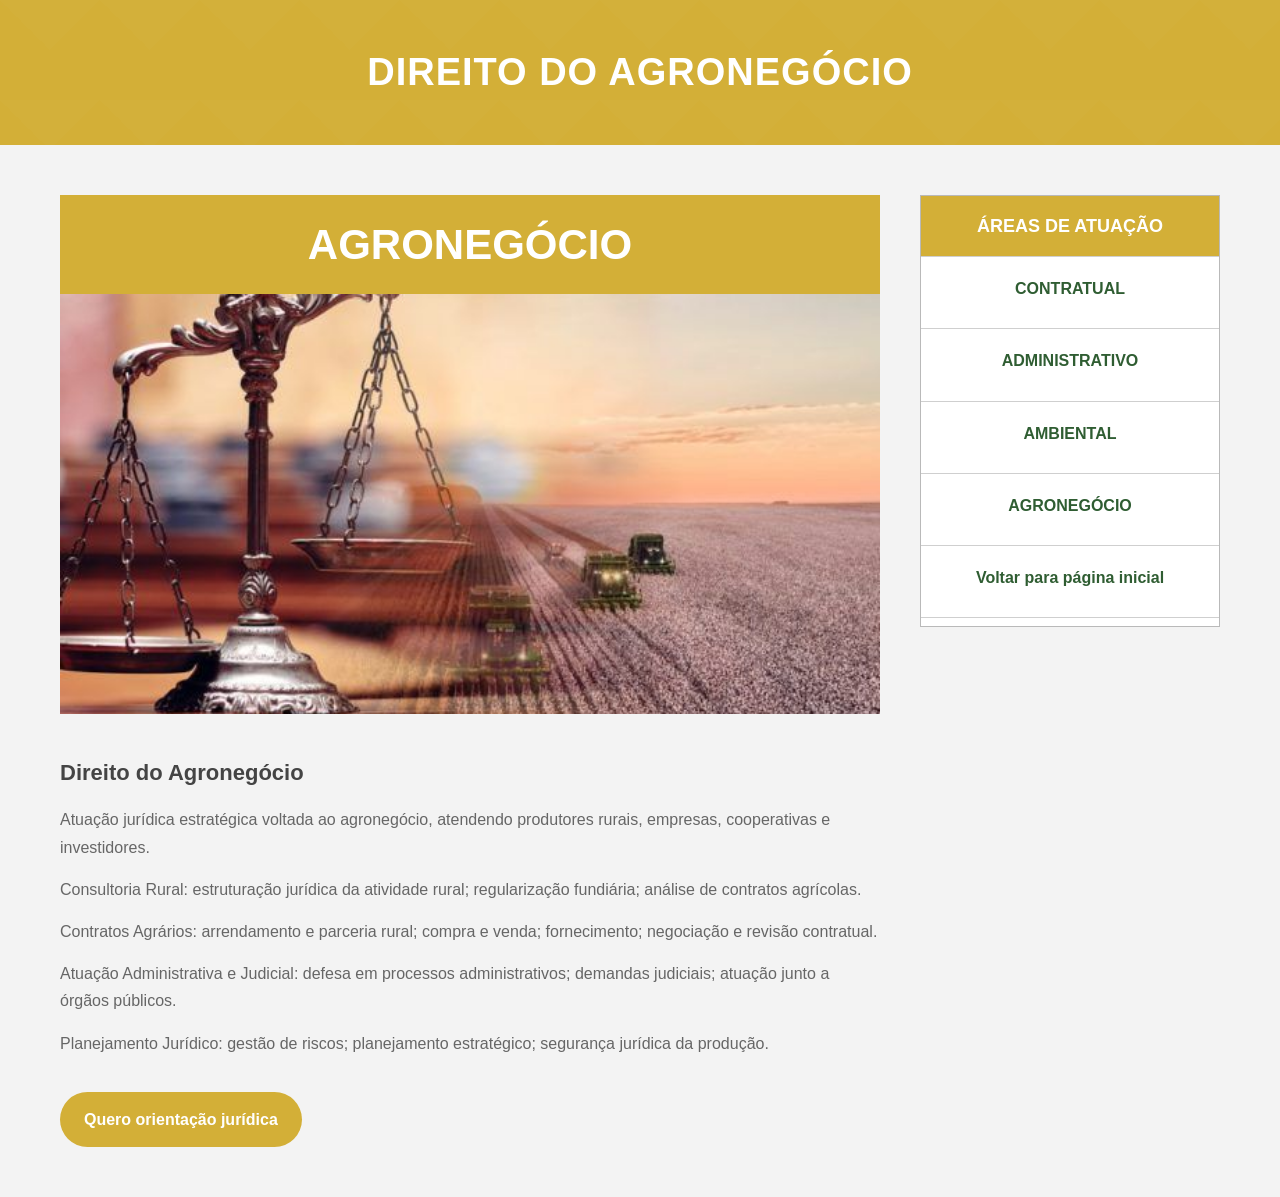
<file: direitodoagronegócio.html>
<!DOCTYPE html>
<html lang="pt-BR">
<head>
<meta charset="UTF-8" />
<meta name="viewport" content="width=device-width, initial-scale=1.0" />
<title>Direito do Agronegócio</title>

<style>
    *{
        margin:0;
        padding:0;
        box-sizing:border-box;
        font-family: Arial, Helvetica, sans-serif;
    }

    body{
        background:#f3f3f3;
        color:#666;
        line-height:1.7;
    }

    /* TOPO */
    .topo{
        width:100%;
        background:#d3af37;
        padding:40px 20px;
        text-align:center;
        color:white;
        position:relative;
        overflow:hidden;
    }

    .topo::before{
        content:'';
        position:absolute;
        inset:0;
        background:
        linear-gradient(135deg, rgba(255,255,255,0.04) 25%, transparent 25%) -50px 0/100px 100px,
        linear-gradient(225deg, rgba(255,255,255,0.04) 25%, transparent 25%) -50px 0/100px 100px;
        opacity:.4;
    }

    .topo h1{
        position:relative;
        z-index:2;
        font-size:38px;
        letter-spacing:1px;
    }

    /* CONTAINER */
    .container{
        width:100%;
        max-width:1200px;
        margin:auto;
        padding:50px 20px;
        display:flex;
        gap:40px;
        align-items:flex-start;
    }

    /* CONTEUDO */
    .conteudo{
        flex:1;
    }

    .titulo-imagem{
        background:#d3af37;;
        color:white;
        text-align:center;
        padding:14px;
        font-size:42px;
        font-weight:bold;
    }

    .imagem{
        width:100%;
        height:420px;
        background:#d9d9d9;
        display:flex;
        align-items:center;
        justify-content:center;
        color:#888;
        font-size:22px;
    }

    .imagem img{
        width:100%;
        height:100%;
        object-fit:cover;
        display:block;
    }

    h2{
        margin-top:40px;
        margin-bottom:15px;
        font-size:22px;
        color:#444;
    }

    h3{
        margin-top:25px;
        margin-bottom:10px;
        color:#444;
        font-size:18px;
    }

    p{
        margin-bottom:15px;
    }

    ul{
        padding-left:20px;
        margin-bottom:20px;
    }

    li{
        margin-bottom:8px;
    }

    /* BOTAO */
    .btn-whatsapp{
        display:inline-flex;
        align-items:center;
        gap:10px;
        background:#d3af37;
        color:white;
        text-decoration:none;
        padding:14px 24px;
        border-radius:40px;
        margin-top:20px;
        font-weight:bold;
        transition:.3s;
    }

    .btn-whatsapp:hover{
        transform:translateY(-2px);
        background:#d3af37;
    }

    /* SIDEBAR */
    .sidebar{
        width:300px;
    }

    .box{
        border:1px solid #b9b9b9;
        background:white;
    }

    .box-titulo{
        background:#d3af37;
        color:white;
        text-align:center;
        padding:15px;
        font-weight:bold;
        font-size:18px;
    }

    .menu{
        list-style:none;
        padding:0;
        margin:0;
    }

    .menu li{
        border-top:1px solid #cfcfcf;
    }

    .menu a{
        display:block;
        padding:18px;
        text-align:center;
        text-decoration:none;
        color:#2f5d32;
        font-weight:bold;
        transition:.3s;
    }

    .menu a:hover{
        background:#f0f0f0;
    }

    /* RESPONSIVO */
    @media(max-width:900px){

        .container{
            flex-direction:column;
        }

        .sidebar{
            width:100%;
        }

        .titulo-imagem{
            font-size:28px;
        }

        .topo h1{
            font-size:28px;
        }

        .imagem{
            height:280px;
        }
    }

    @media(max-width:600px){

        .container{
            padding:30px 15px;
        }

        .titulo-imagem{
            font-size:22px;
            padding:12px;
        }

        .topo{
            padding:30px 15px;
        }

        .topo h1{
            font-size:22px;
        }

        .imagem{
            height:220px;
        }

        h2{
            font-size:20px;
        }

        h3{
            font-size:17px;
        }

        body{
            font-size:15px;
        }

        .btn-whatsapp{
            width:100%;
            justify-content:center;
            text-align:center;
        }
    }
</style>
</head>

<body>

<!-- TOPO -->
<header class="topo">
    <h1>DIREITO DO AGRONEGÓCIO</h1>
</header>

<!-- CONTAINER -->
<div class="container">

    <!-- CONTEUDO -->
    <main class="conteudo">

        <div class="titulo-imagem">
            AGRONEGÓCIO
        </div>

        <div class="imagem">
             <img src="img/direito agro.jpg" alt=""> 
        </div>

        <h2>Direito do Agronegócio</h2>

        <p>
            Atuação jurídica estratégica voltada ao agronegócio, atendendo produtores rurais, empresas, cooperativas e investidores.
        </p>
        <p>
            Consultoria Rural: estruturação jurídica da atividade rural; regularização fundiária; análise de contratos agrícolas.
        </p>
        <p>
            Contratos Agrários: arrendamento e parceria rural; compra e venda; fornecimento; negociação e revisão contratual.
        </p>
        <p>
            Atuação Administrativa e Judicial: defesa em processos administrativos; demandas judiciais; atuação junto a órgãos públicos.
        </p>
        <p>
            Planejamento Jurídico: gestão de riscos; planejamento estratégico; segurança jurídica da produção.
        </p>

        <a href="https://wa.me/556596689020" class="btn-whatsapp">
     Quero orientação jurídica
        </a>

    </main>

  <!-- SIDEBAR -->
    <aside class="sidebar">

        <div class="box">

            <div class="box-titulo">
                ÁREAS DE ATUAÇÃO
            </div>

            <ul class="menu">
                <li><a href="direitocontratual.html">CONTRATUAL</a></li>
                <li><a href="direitoadministrativo.html">ADMINISTRATIVO</a></li>
                <li><a href="direitoambiental.html">AMBIENTAL</a></li>
                <li><a href="direitodoagronegócio.html">AGRONEGÓCIO</a></li>
                <li><a href="index.html">Voltar para página inicial</a><li></li>
            </ul>

        </div>

    </aside>

</div>

<script>

    // SCROLL SUAVE
    document.querySelectorAll('a[href^="#"]').forEach(link => {
        link.addEventListener('click', function(e) {
            e.preventDefault();

            const destino = document.querySelector(this.getAttribute('href'));

            if(destino){
                destino.scrollIntoView({
                    behavior:'smooth'
                });
            }
        });
    });

</script>

</body>
</html>
</file>
<file: style.css>
*{
  margin:0;
  padding:0;
  box-sizing:border-box;
}

html{
  scroll-behavior:smooth;
}

body{
  background:#000000;
  color:#fff;
  font-family:'Inter', sans-serif;
  overflow-x:hidden;
}

img{
  width:100%;
  display:block;
}

a{
  text-decoration:none;
}

.container{
  width:100%;
  max-width:1300px;
  margin:auto;
  padding:0 30px;
}

/* HEADER */

header{
  width:100%;
  position:fixed;
  top:0;
  left:0;
  z-index:999;
  background:rgba(0,0,0,0.35);
  backdrop-filter:blur(10px);
  border-bottom:1px solid rgba(255,255,255,0.05);
}

.header-content{
  height:90px;
  display:flex;
  align-items:center;
  justify-content:space-between;
}

.logo{
  width:240px;
}

.desktop-menu{
  display:flex;
  gap:35px;
}

.desktop-menu a{
  color:#fff;
  font-size:14px;
  letter-spacing:1px;
  transition:0.3s;
}

.desktop-menu a:hover{
  color:#c8a27a;
}

.btn-header{
  background:linear-gradient(
      90deg,
      #C8A140 0%,
      #D0C19B 50%,
      #C8A140 100%
    );
  color:#ffffff;
  padding:14px 28px;
  font-size:13px;
  font-weight:600;
  letter-spacing:1px;
   border-radius:50px;
   box-shadow:
    0 0 15px rgba(200,161,64,0.6),
    0 0 35px rgba(200,161,64,0.4); /* efeito de luz */

  transition:0.3s ease;
}

.btn:hover{
  transform:translateY(-3px);

  box-shadow:
    0 0 20px rgba(200,161,64,0.9),
    0 0 45px rgba(200,161,64,0.7);
}

.menu-toggle{
  width:35px;
  display:none;
  flex-direction:column;
  gap:6px;
  cursor:pointer;
}

.menu-toggle span{
  width:100%;
  height:2px;
  background:#c8a27a;
}

.mobile-menu{
  width:100%;
  background:#0e0b09;
  display:none;
  flex-direction:column;
  padding:30px;
  gap:25px;
}

.mobile-menu a{
  color:#fff;
  font-size:15px;
}

.mobile-btn{
  background:#C8A140;
  color:#fff !important;
  padding:14px;
  text-align:center;
  margin-top:10px;
}





.icon{
  width:60px;
  height:60px;

  display:flex;
  align-items:center;
  justify-content:center;

  margin-bottom:28px;
}

.icon img{
  width:100%;
  height:100%;

  object-fit:contain;

  transition:0.4s;
}

/* EFEITO */

.card:hover .icon img{
  transform:scale(1.08) translateY(-5px);
}


/* HERO */

.hero{
  width:100%;
  min-height:100vh;
  background:
    url('img/banner\ 2.0.png') center/cover no-repeat;

  position:relative;
  display:flex;
  align-items:center;
}

.hero-overlay{
  position:absolute;
  inset:0;
}

.hero-content{
  position:relative;
  z-index:2;
}

.hero-text{
  max-width:760px;
}

.hero-text h1{
 font-size:2.9rem;
  line-height:1.1;
  font-weight: 350;
  margin-bottom:30px;
  font-family:'Cormorant Garamond', serif;
   font-weight:600;
}

.hero-text h6 {
  font-size: 1.7rem;
  line-height: 1.3;
  font-family: 'Cormorant Garamond', serif;
  font-weight: 600;
  margin-bottom: 20px;
  color: #C8A140;
  padding-left: 0;
  margin-left: 0;
}
.hero-text span{
  color:#C8A140;
}

.hero-text p{
  color:#d0d0d0;
  font-size:18px;
  line-height:1.9;
  max-width:520px;
}

/* SOBRE */

.sobre{
  background:#f4efe9;
  padding:100px 0;
  color:#000000;
}

.sobre-content{
  display:grid;
  grid-template-columns:1fr 420px;
  gap:70px;
  align-items:center;
}

.sobre-text h2{
  font-family:'Cormorant Garamond', serif;
  font-size:3rem;
  margin-bottom:15px;
  font-weight:500;
}

.line{
  width:80px;
  height:2px;
  background:#C8A140;
  margin-bottom:30px;
}

.sobre-text p{
  color:#444;
  line-height:1.9;
  font-size:17px;
  margin-bottom:25px;
}

.sobre-img{
  width:100%;
  height:520px;
  overflow:hidden;
}

.sobre-img img{
  width:100%;
  height:100%;
  object-fit:cover;
}

.btn{
  display:inline-block;
  background:#C8A140;
  color:#fff;
  padding:16px 28px;
  font-size:13px;
  letter-spacing:1px;
}

/* ÁREAS */

.areas{
  padding:100px 0;
  background:#000000;
}

.section-title{
  font-family:'Cormorant Garamond', serif;
  font-size:3rem;
  margin-bottom:60px;
  font-weight:500;
}

.cards{
  display:grid;
  grid-template-columns:repeat(4,1fr);
  gap:30px;
}

.card{
  position:relative;

  background:#15110d;
  border:1px solid rgba(255,255,255,0.05);

  padding:40px 30px;

  overflow:hidden;

  transition:0.4s;
}
.card::before,
.card::after{
  pointer-events:none;
}
.card a{
  position:relative;
  z-index:10;

  color:#C8A140;
}

.icon{
  font-size:42px;
  margin-bottom:25px;
   color:#C8A140;
}

.card h3{
  font-family:'Cormorant Garamond', serif;
  font-size:2rem;
  margin-bottom:20px;
  font-weight:500;
}

.card p{
  color:#d0d0d0;
  line-height:1.8;
  margin-bottom:20px;
}

.card a{
  color:#C8A140;
}
/* EFEITO FUNDO */

.card::before{
  content:'';

  position:absolute;
  top:-120px;
  left:-120px;

  width:240px;
  height:240px;


  transition:0.5s;
}

.card::after{
  content:'';

  position:absolute;
  inset:0;

  border:1px solid transparent;

  transition:0.4s;
}

/* HOVER */

.card:hover{
  transform:translateY(-12px) scale(1.02);

  border-color:rgba(183,133,88,0.45);

  box-shadow:
  0 20px 40px rgba(0,0,0,0.45),
  0 0 30px rgba(183,133,88,0.08);
}
.card:hover::after{
  inset:12px;
  border-color:rgba(183,133,88,0.18);
}
.card:hover::after{
  inset:12px;
  border-color:rgba(183,133,88,0.18);
}

/* CONTATO COMPLETO */

.contact-section{
  width:100%;
  background:#f5f5f5;
  padding:100px 0;
}

.contact-content{
  display:grid;
  grid-template-columns:1.1fr 1fr;
  gap:50px;
  align-items:flex-start;
}

/* TÍTULOS */

.contact-form h2,
.contact-info h2{
  font-size:3rem;
  margin-bottom:40px;
  color:#111;
  font-family:'Cormorant Garamond', serif;
  font-weight:600;
}

/* FORM */

.contact-form form{
  width:100%;
}

.input-group{
  margin-bottom:25px;
}

.input-group label{
  display:block;
  margin-bottom:10px;
  color:#222;
  font-size:16px;
  font-weight:600;
}

.input-group input,
.input-group textarea{
  width:100%;
  border:1px solid #ddd;
  background:#fff;
  padding:16px;
  font-size:15px;
  outline:none;
  transition:0.3s;
}

.input-group input:focus,
.input-group textarea:focus{
  border-color:#C8A140;
}

.input-group textarea{
  height:180px;
  resize:none;
}

.contact-form button{
  border:none;
  background:linear-gradient(
      90deg,
      #C8A140 0%,
      #D0C19B 50%,
      #C8A140 100%
    );
 border-radius:50px;
  color:#fff;
  padding:16px 45px;
  font-size:15px;
  cursor:pointer;
  transition:0.3s;
  box-shadow:
    0 0 15px rgba(200,161,64,0.6),
    0 0 35px rgba(200,161,64,0.4); /* efeito de luz */

  transition:0.3s ease;
}

.contact-form button:hover{
 background:linear-gradient(
      90deg,
      #C8A140 0%,
      #D0C19B 50%,
      #C8A140 100%
    );
}

/* INFO */

.contact-details{
  margin-bottom:35px;
}

.contact-details p{
  color:#222;
  font-size:17px;
  line-height:1.9;
  margin-bottom:12px;
}

/* MAPA */

.map-container{
  width:100%;
  height:420px;
  overflow:hidden;
  border-radius:6px;
  box-shadow:0 10px 30px rgba(0,0,0,0.12);
}

.map-container iframe{
  width:100%;
  height:100%;
  border:none;
}

/* RESPONSIVO */

@media(max-width:950px){

  .contact-content{
    grid-template-columns:1fr;
  }

  .map-container{
    height:420px;
  }

}

@media(max-width:480px){

  .contact-section{
    padding:70px 0;
  }

  .contact-form h2,
  .contact-info h2{
    font-size:2.4rem;
    margin-bottom:30px;
  }

  .input-group input,
  .input-group textarea{
    padding:15px;
  }

  .contact-form button{
    width:100%;
  }

  .map-container{
    height:320px;
  }

}
/* CONTATO */

.contato{
  padding:80px 0;
  background:#0c0c0c;
}

.contato-content{
  display:flex;
  justify-content:space-between;
  align-items:center;
  gap:30px;
}

.contato h2{
  font-family:'Cormorant Garamond', serif;
  font-size:2.7rem;
  font-weight:500;
}

/* FOOTER */

footer{
  padding:40px 0;
  background:#090909;
  border-top:1px solid rgba(255,255,255,0.08);
}

.footer-content{
  display:flex;
  justify-content:space-between;
  align-items:center;
  gap:30px;
  flex-wrap:wrap;
}

.footer-logo{
  width:220px;
}

.footer-info {
  color: #e0e0e0;
  line-height: 1.8;
}

.footer-versiculo {
  margin-top: 6px;
  font-size: 0.85rem;
  color: #b8b8b8;
}

/* RESPONSIVO */

@media(max-width:1100px){

  .cards{
    grid-template-columns:repeat(2,1fr);
  }

  .hero-text h1{
    font-size:3.7rem;
  }
}

@media(max-width:850px){

  .desktop-menu{
    display:none;
  }

  .btn-header{
    display:none;
  }

  .menu-toggle{
    display:flex;
  }

  .header-content{
    height:80px;
  }

  .hero{
    min-height:900px;
    align-items:flex-start;
    padding-top:140px;
  }

  .hero-text{
    max-width:320px;
  }

  .hero-text h1{
    font-size:2.9rem;
    line-height:1.05;
    margin-bottom:25px;
  }

  .hero-text p{
    font-size:15px;
    line-height:1.8;
  }

  .sobre{
    padding:70px 0;
  }

  .sobre-content{
    display:flex;
    flex-direction:column;
    gap:40px;
  }

  .sobre-text{
    order:1;
  }

  .sobre-img{
    order:2;
    height:320px;
  }

  .sobre-text h2{
    font-size:2.5rem;
  }

  .cards{
    grid-template-columns:1fr;
  }

  .faixa-content{
    flex-direction:column;
    align-items:flex-start;
  }

  .contato-content{
    flex-direction:column;
    align-items:flex-start;
  }
}

@media(max-width:480px){

  .container{
    padding:0 20px;
  }

  .logo{
    width:170px;
  }

  .hero{
    min-height:760px;
  }

  .hero-text{
    max-width:140px;
  }

  .hero-text h1{
    font-size:2.45rem;
  }

  .hero-text p{
    font-size:10px;
  }

  .sobre-text h2{
    font-size:2.2rem;
  }

  .section-title{
    font-size:2.3rem;
  }

  .card h3{
    font-size:1.8rem;
  }

  .btn{
    width:100%;
    text-align:center;
  }
}

@media(max-width:768px){

 .hero{


    background-image:url('img/imagem\ hero\ \(3\).jpg');
    background-size:contain;
    background-repeat:no-repeat;

  
    background-position:center top;
    min-height:100vh;
    background-position:center 70px;
    min-height:800px; /* ajuste aqui */
  }


  .hero-text{
    display:none !important;
  }

}




/* ARTIGOS */
.artigos-wrapper{
  position:relative;
  padding:0 80px;
}

.cards-artigos{
  display:flex;
  gap:24px;
  overflow-x:hidden;
  scroll-behavior:smooth;
}

.artigo-card{
  min-width:calc(33.333% - 16px);
  flex-shrink:0;
}

.artigo-prev,
.artigo-next{
  position:absolute;
  top:50%;
  transform:translateY(-50%);
  width:50px;
  height:50px;
  border:none;
  border-radius:50%;
  background:#fff;
  cursor:pointer;
  z-index:10;
}

.artigo-prev{
  left:-25px;
}

.artigo-next{
  right:-25px;
}

/* ARTIGOS */

.artigos{
  width:100%;
  padding:50px 0;
  background:#0b0705;
}

.cards-artigos{
  display:flex;
  gap:24px;
  overflow-x:auto;
  scroll-snap-type:x mandatory;
  scrollbar-width:none;
  padding-bottom:10px;
}

.cards-artigos::-webkit-scrollbar{
  display:none;
}


/* CARD */
.artigo-card{
  flex:0 0 calc(33.333% - 16px);
  scroll-snap-align:start;
}

.artigo-card:hover{
  transform:translateY(-12px);

  border-color:rgba(183,133,88,0.35);

  box-shadow:
  0 20px 40px rgba(0,0,0,0.35);
}

/* IMAGEM */

.artigo-img{
  width:100%;
  height:240px;

  overflow:hidden;
}

.artigo-img img{
  width:100%;
  height:100%;

  object-fit:cover;

  transition:0.5s;
}

.artigo-card:hover img{
  transform:scale(1.08);
}

/* CONTEÚDO */

.artigo-content{
  padding:35px;
}

.artigo-content span{
  color:#c89a62;

  font-size:13px;
  letter-spacing:1px;
  text-transform:uppercase;
}

.artigo-content h3{
  font-family:'Cormorant Garamond', serif;

  font-size:2rem;
  line-height:1.2;

  margin:18px 0;

  color:#fff;
}

.artigo-content p{
  color:#cfcfcf;

  line-height:1.9;

  margin-bottom:25px;
}

.artigo-content a{
  color:#c89a62;

  font-weight:600;

  transition:0.3s;
}

.artigo-content a:hover{
  letter-spacing:1px;
}

.artigos-wrapper{
  position:relative;
}

.cards-artigos{
  display:flex;
  gap:24px;
  overflow-x:hidden;
  scroll-behavior:smooth;
}

.artigo-card{
  min-width:calc(33.333% - 16px);
  flex-shrink:0;
}

.artigo-prev,
.artigo-next{
  position:absolute;
  top:50%;
  transform:translateY(-50%);
  width:50px;
  height:50px;
  border:none;
  border-radius:50%;
  background:#fff;
  cursor:pointer;
  z-index:10;
}

.artigo-prev{
  left:-25px;
}

.artigo-next{
  right:-25px;
}

/* RESPONSIVO */

@media(max-width:1000px){

  .cards-artigos{
    grid-template-columns:1fr 1fr;
  }

}

@media(max-width:700px){

  .cards-artigos{
    grid-template-columns:1fr;
  }

  .artigo-content span,
  .artigo-content p{
    display:none;
  }

  .artigo-content{
    padding:18px;
  }

  .artigo-content h3{
    font-size:1.35rem;
    margin:0 0 15px;
  }

  .artigo-img{
    height:170px;
  }

}


@media (max-width:768px){
    .artigo-card{
    flex:0 0 85%;
  }
    .artigo-content span,
  .artigo-content p{
    display:none;
  }

  .artigo-content{
    padding:25px;
  }

    .artigo-card{
    flex:0 0 100%;
  }

  .artigo-content h3{
    font-size:1.3rem;
    line-height:1.35;
  }

}

  .artigo-prev,
  .artigo-next{
    width:42px;
    height:42px;
  }
</file>
